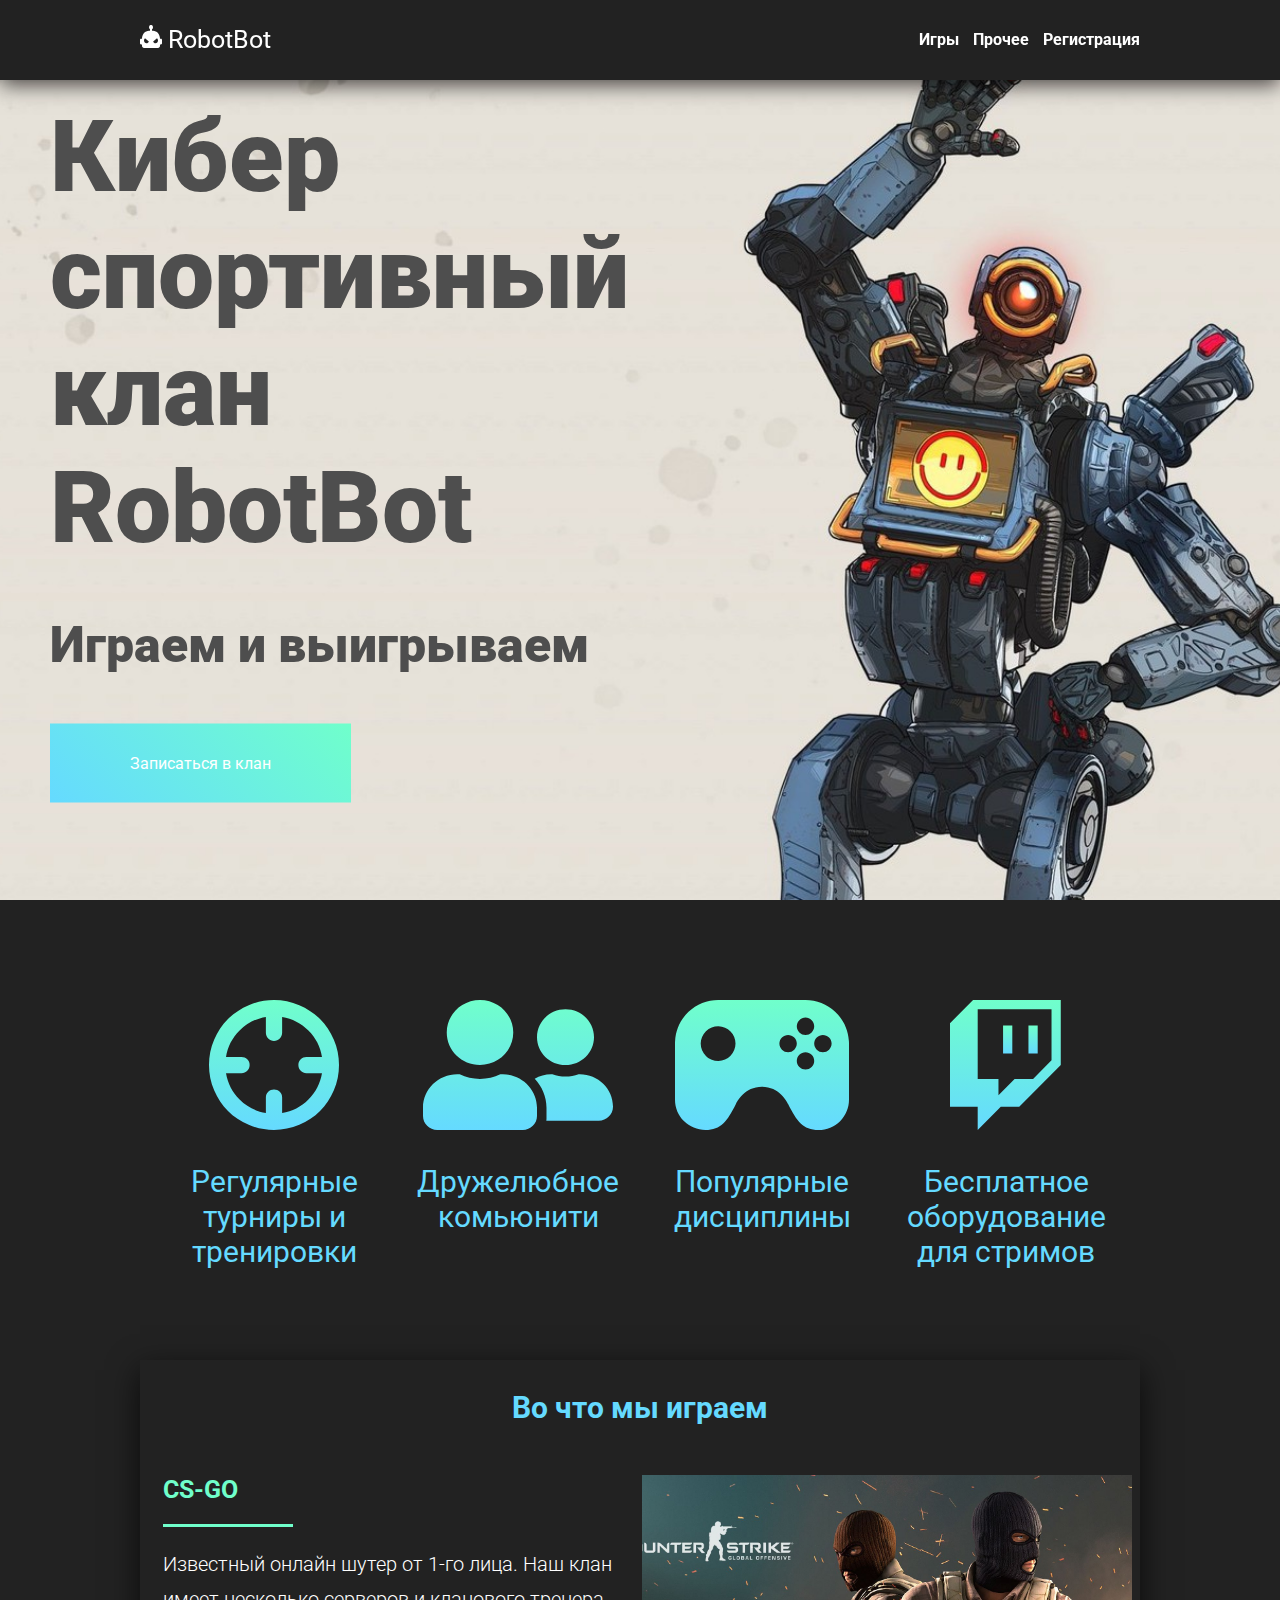
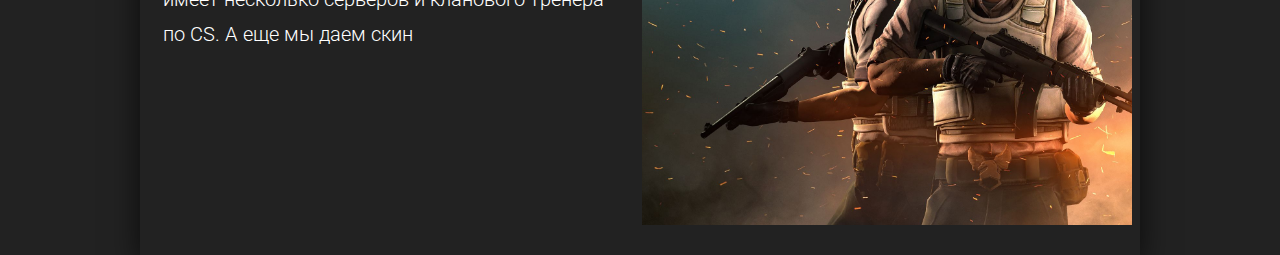
<file: index.html>
<!DOCTYPE html>
<html lang="en">
<head>
    <meta charset="UTF-8">
    <meta http-equiv="X-UA-Compatible" content="IE=edge">
    <meta name="viewport" content="width=device-width, initial-scale=1.0">
    <title>RobotBot</title>
    <link rel="stylesheet" href="style.css">
</head>
<body>
    <div class="nav-menu">
        <div class="container">
            <a class="logo" href="">
                <img src="img/icons/site_logo.svg" alt="">
                <span>RobotBot</span>
                </a>
            <div class="navigation">
                <a class="nav-item" href="">Игры</a>
                <a class="nav-item" href="">Прочее</a>
                <a class="nav-item" href="">Регистрация</a>
            </div>
        </div>
    </div>
    <div class="site-header">
        <div class="header-content">
            <h1 class="header-title">Кибер спортивный клан RobotBot</h1>
            <p class="header-sub_title">Играем и выигрываем</p>
            <a class="header-btn" href="form.html">Записаться в клан</a>
        </div>
    </div>
    <div class="about">
        <div class="container">
            <div class="about-card">
                <img class="about-card_img" src="img/icons/scope.svg" alt="">
                <p class="about-card_title">Регулярные турниры и тренировки</p>
            </div>
            <div class="about-card">
                <img class="about-card_img" src="img/icons/friendly.svg" alt="">
                <p class="about-card_title">Дружелюбное комьюнити</p>
            </div>
            <div class="about-card">
                <img class="about-card_img" src="img/icons/joystic.svg" alt="">
                <p class="about-card_title">Популярные дисциплины</p>
            </div>
            <div class="about-card">
                <img class="about-card_img" src="img/icons/twitch.svg" alt="">
                <p class="about-card_title">Бесплатное оборудование для стримов</p>
            </div>
        </div>
    </div>
    <div class="games">
        <div class="games-container container">
            <h2 class="section-title">Во что мы играем</h2>
            <div class="games-card game1">
                <div class="games-card_content">
                    <h3 class="game-title">CS-GO</h3>
                    <hr class="game-divider">
                    <p class="game-description section-text">Известный онлайн шутер от 1-го  лица. Наш клан имеет несколько серверов и кланового тренера по CS. А еще мы даем скин</p>
                </div>
                <div class="games-card_img"></div>
            </div>
        </div>
    </div>
</body>
</html>
</file>
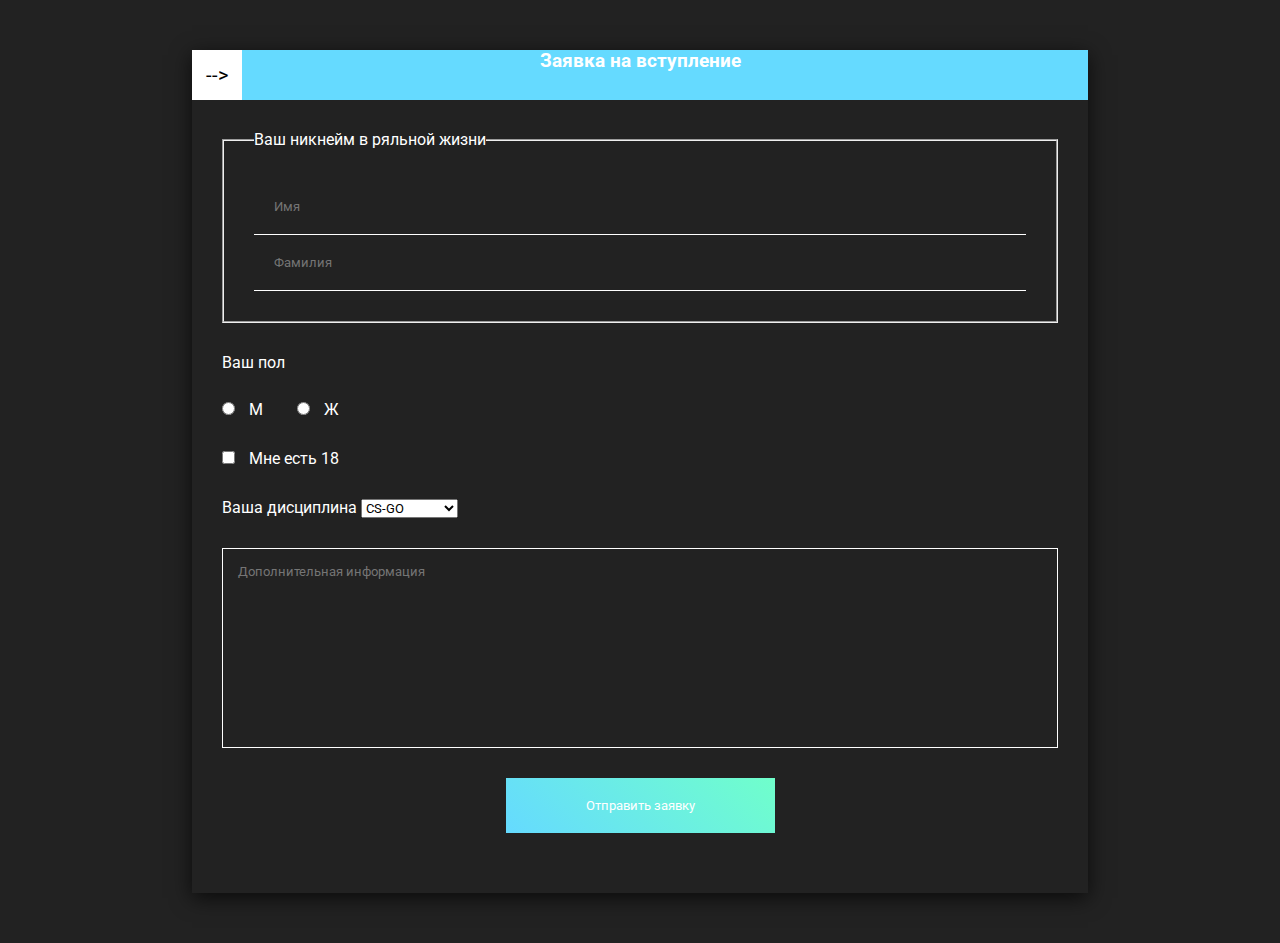
<file: form.html>
<!DOCTYPE html>
<html lang="en">

<head>
    <meta charset="UTF-8">
    <meta http-equiv="X-UA-Compatible" content="IE=edge">
    <meta name="viewport" content="width=device-width, initial-scale=1.0">
    <title>Регистрация</title>
    <link rel="stylesheet" href="form.css">
</head>

<body>
    <form class='form'>
        <div class="form-head">
            <a class="btn-back" href="index.html">--></a>
            <h3 class="form-title">Заявка на вступление</h3>
        </div>
        <div class="form-body">
            <fieldset class="nickname-field">
                <legend>Ваш никнейм в ряльной жизни    </legend>
                <input class="fname" type="text" placeholder="Имя">
                <input class="sname" type="text" placeholder="Фамилия">
            </fieldset>
            <div class="input-wrapper">
                <p class="gender">Ваш пол</p>
                <input class="male-radio" id="male-radio" value="male" name="gender" type="radio">
                <label for="male-radio">M</label>
                <input class="female-radio" id="female-radio" name="gender" value="female" type="radio">
                <label for="female-radio">Ж</label>
            </div>
            <div class="input-wrapper">
                <input class="age" id="age" name="age" type="checkbox">
                <label for="age">Мне есть 18</label>
            </div>
            <div class="input-wrapper">
                <label for="game">Ваша дисциплина</label>
                <select class="game" name="game" id="game">
                    <option value="CS-GO">CS-GO</option>
                    <option value="Dota">Dota2</option>
                    <option value="apex">apex legends</option>
                </select>
            </div>
            <textarea class="Coment" placeholder="Дополнительная информация" name="Coment" id="Coment" cols="30"
                rows="10"></textarea>
            <button class="submit">Отправить заявку</button>
        </div>
    </form>
</body>

</html>
</file>
<file: style.css>
@import url('https://fonts.googleapis.com/css2?family=Roboto:ital,wght@0,100;0,300;0,400;0,500;0,700;0,900;1,100;1,300;1,400;1,500;1,700;1,900&display=swap');
*{
    margin: 0;
    padding: 0;
    box-sizing: border-box;
    font-family: 'Roboto', sans-serif;
}
.container{
    width: 1000px;
    margin: auto;
}
.section-title{
    font-size: 30px;
    font-weight: 700;
    color: #65DAFF;
    margin-bottom: 50px;
}
.section-text{
    font-weight: 300;
    font-size: 20px;
    line-height: 35px;
    color: white;
}
body{
    background-color: #222222;
    cursor: default;
}
.nav-menu{
    background-color: #222222;
    box-shadow: 0 5px 20px rgba(0, 0, 0, 0.7);
    width: 100%;
    height: 80px;
    position: fixed;
    z-index: 100;
    line-height: 80px;
}
.logo{
    color: white;
    text-decoration: none;
    font-size: 25px;
}
.navigation{
    float: right;
}
.nav-item{
    font-size: 16px;
    text-decoration: none;
    font-weight: 700;
    color: white;
    margin-left: 10px;
}
.nav-item:hover{
    color: #65DAFF;
    text-shadow: 0 0 5px #65DAFF;
}
.site-header{
    height: 100vh;
    background: url("img/apex-legends-pathfinder-robot-emoticons-saluting-futuristic.jpg") center/cover no-repeat;
    position: relative;
}
.header-content{
    position: absolute;
    left: 0;
    top: 50%;
    transform: translateY(-50%);
    width: 50%;
    padding: 50px;
}
.header-title{
    color: #4E4E4E;
    font-size: 100px;
    font-weight: 900;
    margin-bottom: 50px;
}
.header-sub_title{
    color: #4E4E4E;
    font-weight: 900;
    font-size: 50px;
    margin-bottom: 50px;
}
.header-btn{
    background: linear-gradient(45deg,#65DAFF, #70FFCB);
    padding: 30px 80px;
    text-decoration: none;
    color: white;
    display: block;
    width: fit-content;
}
.header-btn:hover{
    transform: scale(1.1);
}
.header-btn:active{
    background: linear-gradient(45deg,#347083, #388065);
}
.about{
    height: 40vh;
    text-align: center;
}
.about-card{
    display: inline-block;
    width: 24%;
    margin-top: 100px;
    height: 200px;
    text-align: center;
    vertical-align: top;
}
.about-card_img{
    height: 130px;
    margin-bottom: 30px;
}
.about-card_title{
    font-size: 30px;
    color: #65DAFF;
}
.games-container{
    margin-top: 100px;
    text-align: center;
    padding: 30px 0;
    box-shadow: 0 10px 30px rgba(0, 0, 0, 0.7);
}
.games-card_img{
    background: url(img/csgo.jpg) center/cover no-repeat;
    width: 49%;
    height: 350px;
    display: inline-block;
    vertical-align: top;
}
.games-card_content{
    display: inline-block;
    width: 49%;
    min-height: 350px;
    vertical-align: top;
    text-align: left;
    padding: 0 15px;
}
.game-title{
    font-size: 25px;
    color: #70FFCB;
}
.game-divider{
    width: 130px;
    border: none;
    height: 3px;
    background-color: #70FFCB;
    margin: 20px 0;
}
@media(max-width:1200px){
    .navigation{
        float: none;
        width: 100%;
    }
    .nav-item{
        display: block;
        line-height: 50px;
    }
    .nav-menu{
        padding: 10px 15px;
        height: fit-content;
        top: 0;
        width: 100%;
    }
    .site-header{
        margin-top: 200px;
        width: 100%;
    }
    .header-title{
        font-size: 40px;
    }
    .header-sub_title{
        font-size: 20px;
    }
    .header-content{
        width: 100%;
        padding: 0 15px;
    }
    .about-card_img{
        height: 50px;
    }
    .about-card_title{
        font-size: 14px;
    }
    .about-card{
        display: block;
        width: 100%;
    }
    .games-card_img{
        display: block;
        width: 100%;
    }
    .games-card_content{
        display: block;
        width: 100%;
        padding: 0;
    }
    .games-container{
        width: 100%;
    }
    .about{
        width: 100%;
        height: 150vh;
    }
    .container{
        width: 100%;
    }
}
</file>
<file: form.css>
@import url('https://fonts.googleapis.com/css2?family=Roboto:ital,wght@0,100;0,300;0,400;0,500;0,700;0,900;1,100;1,300;1,400;1,500;1,700;1,900&display=swap');
*{
    margin: 0;
    padding: 0;
    box-sizing: border-box;
    font-family: 'Roboto', sans-serif;
}
.container{
    width: 1000px;
    margin: auto;
}
.section-title{
    font-size: 30px;
    font-weight: 700;
    color: #65DAFF;
    margin-bottom: 50px;
}
.section-text{
    font-weight: 300;
    font-size: 20px;
    line-height: 35px;
    color: white;
}
body{
    background-color: #222222;
}
.form{
    width: 70%;
    background-color: #222222;
    box-shadow: 0 5px 20px rgba(0, 0, 0, 0.7);
    margin: 50px auto;
}
.form-head{
    height: 50px;
    background-color: #65DAFF;
    color: white;
    text-align: center;
    position: relative;
}
.btn-back{
    position: absolute;
    left: 0;
    top: 0;
    width: 50px;
    height: 50px;
    background-color: white;
    font-size: 20px;
    text-align: center;
    line-height: 50px;
    text-decoration: none;
    color: black;
}
.btn-back:hover{
    background-color: gray;
}
.btn-back:active{
    background-color: black;
    color: white;
}
.form-body{
    padding: 30px;
    color: white;
}
.fname, .sname{
    background: none;
    border: none;
    border-bottom: 1px solid white;
    padding: 20px;
    width: 100%;
    color: white;
    outline: none;
}
.input-wrapper{
    margin: 30px 0;
}
.male-radio{
    margin-right: 10px;
    margin-top: 30px;
}
.female-radio{
    margin-right: 10px;
    margin-left: 30px;
}
.age{
    margin-right: 10px;
}
.Coment{
    display: block;
    width: 100%;
    max-height: 200px;
    height: 200px;
    background: none;
    border: 1px solid white;
    resize: none;
    margin-bottom: 30px;
    outline: none;
    padding: 15px;
    color: white;
}
.submit{
    display: block;
    width: fit-content;
    padding: 20px 80px;
    margin: 30px auto;
    border: none;
    background: linear-gradient(45deg,#65DAFF, #70FFCB);
    outline: none;
    color: white;
    cursor: pointer;
}
.submit:hover{
    background: linear-gradient(45deg, #347083, #388065);
}
.submit:active{
    background: white;
    color: black;
}
.nickname-field{
    padding: 30px;
}
</file>
